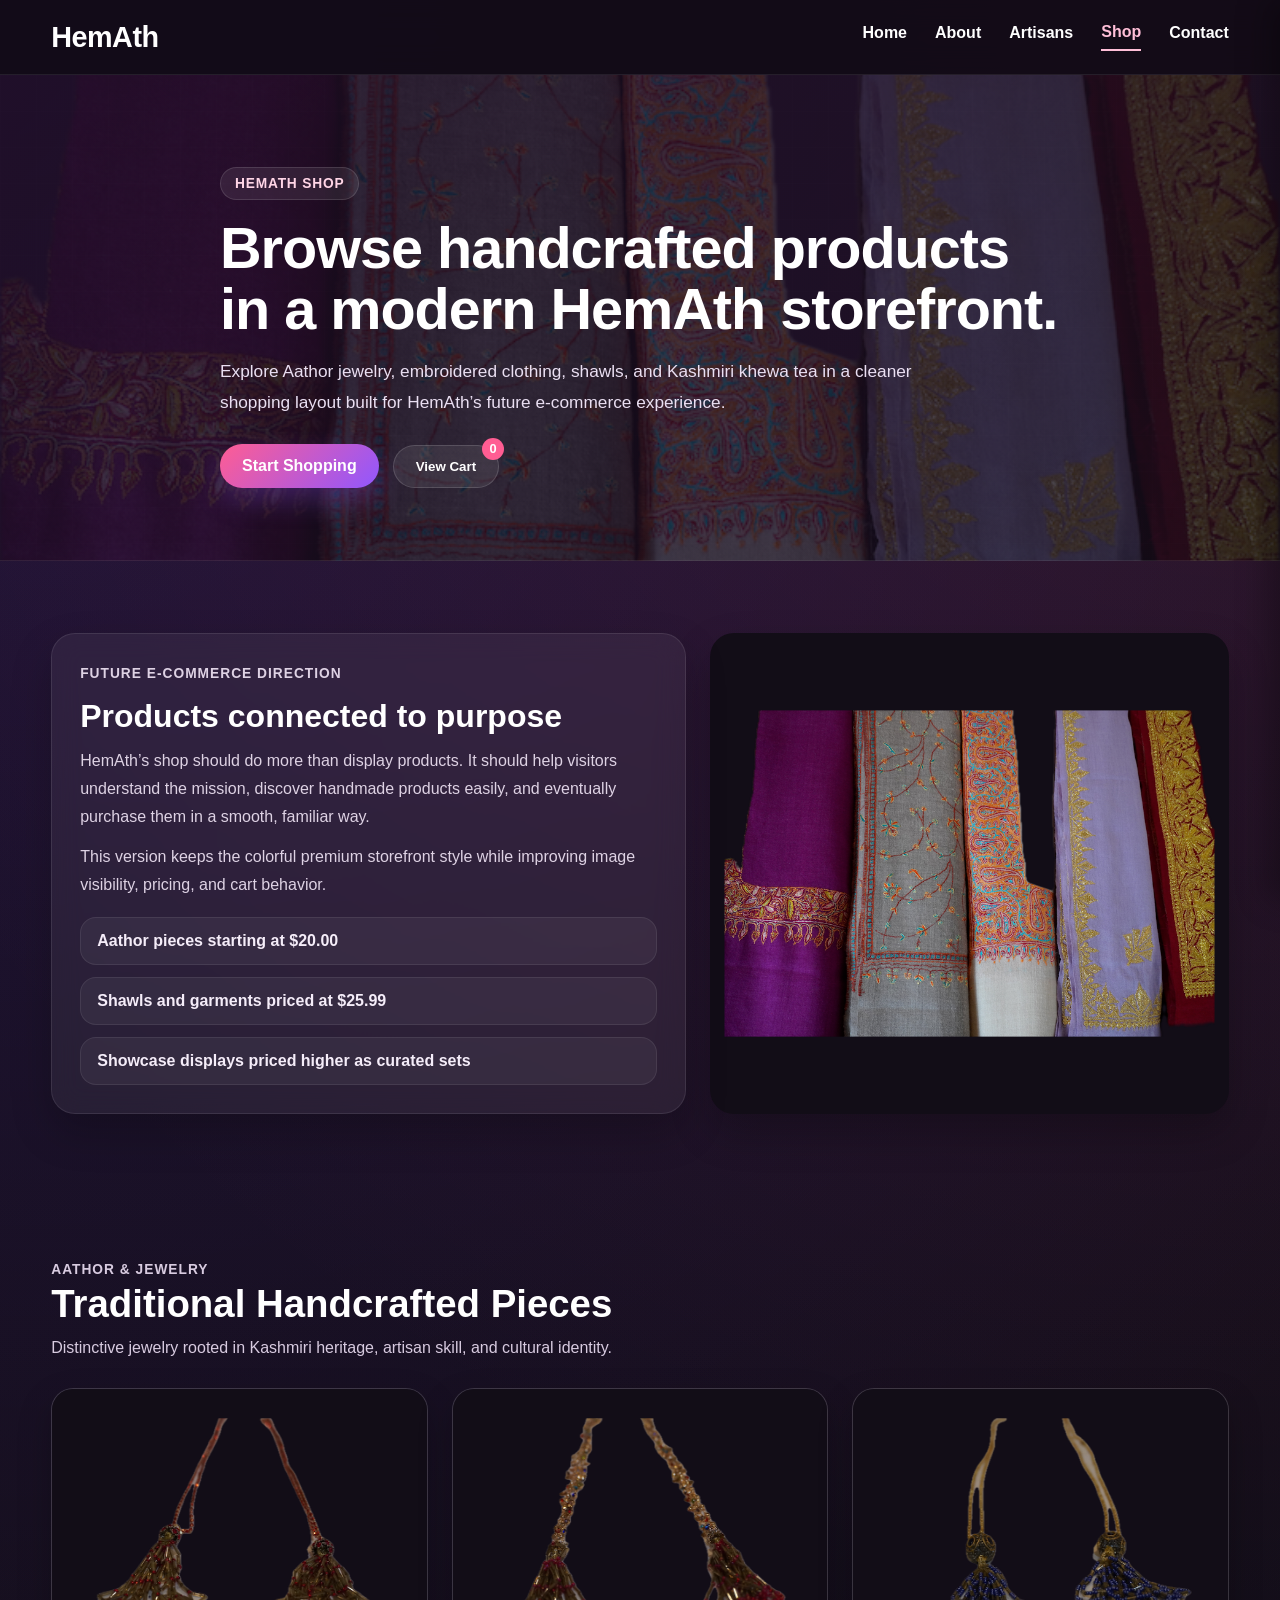
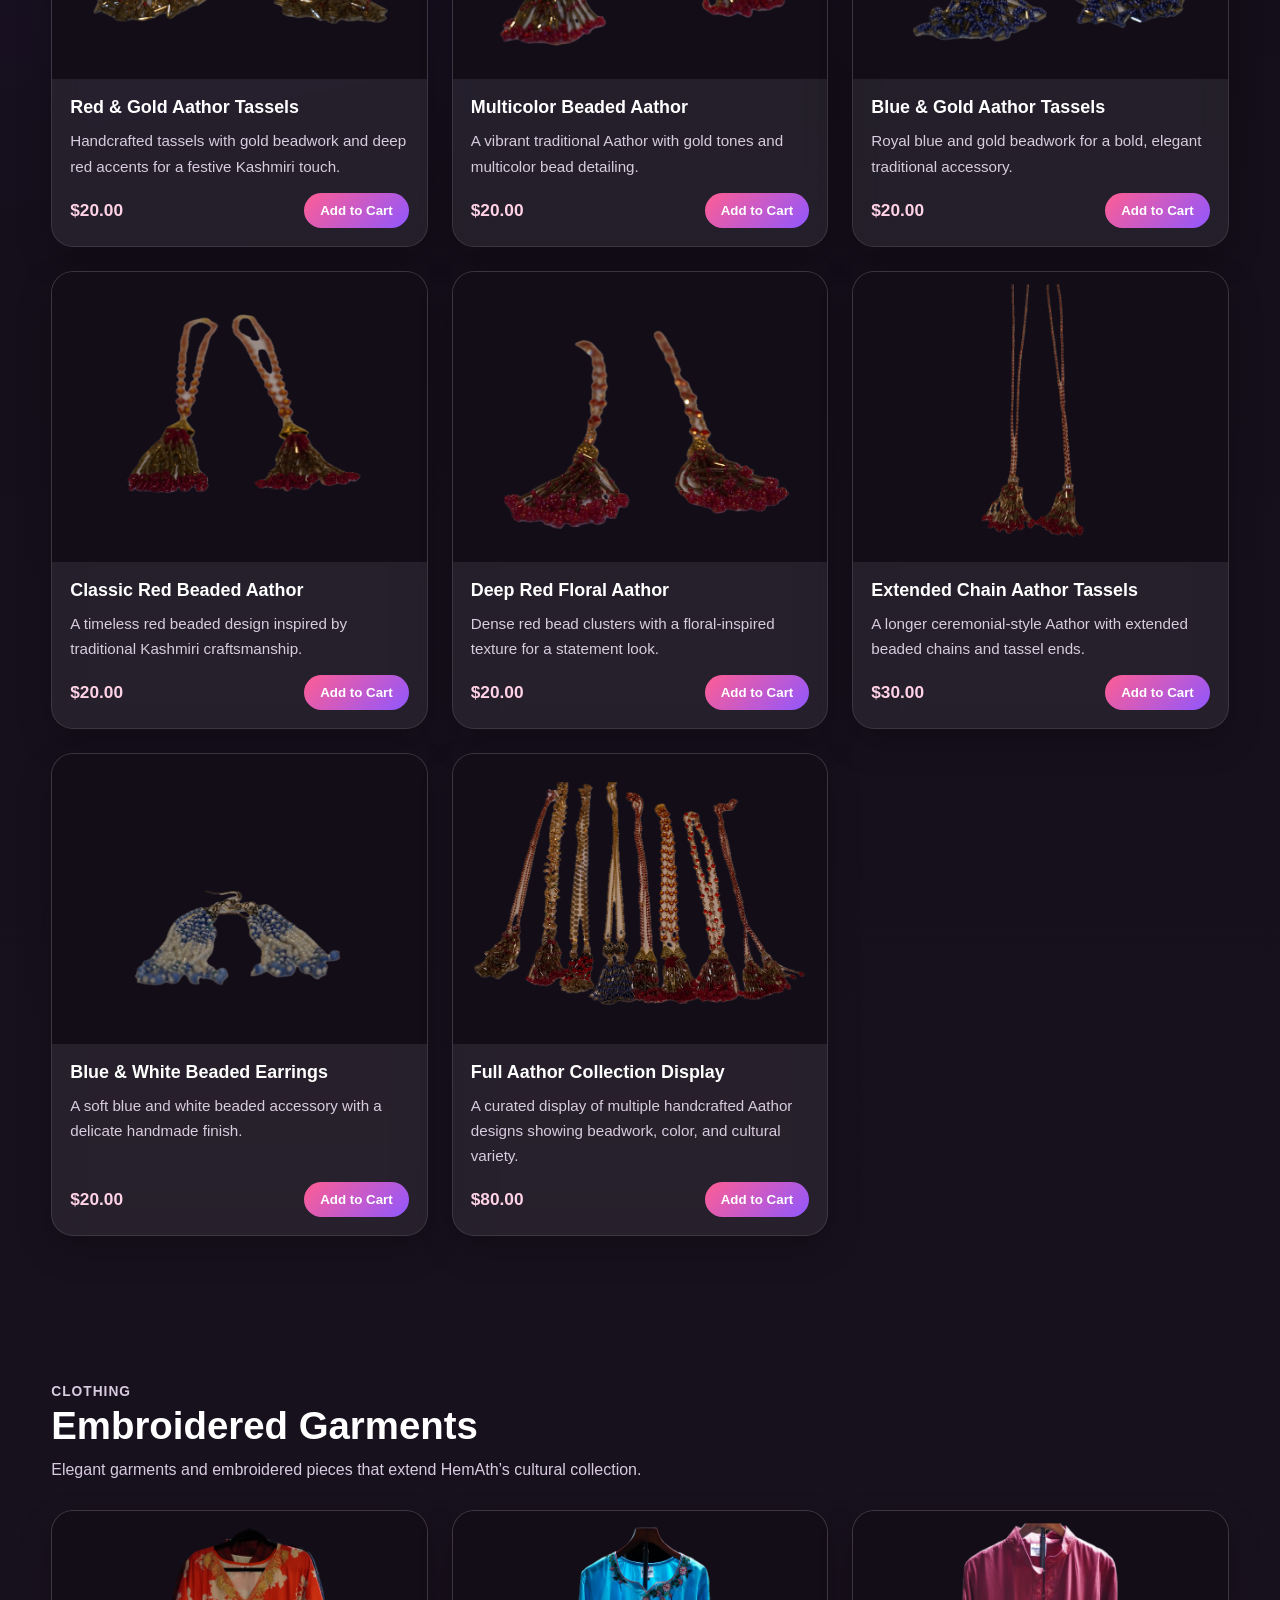
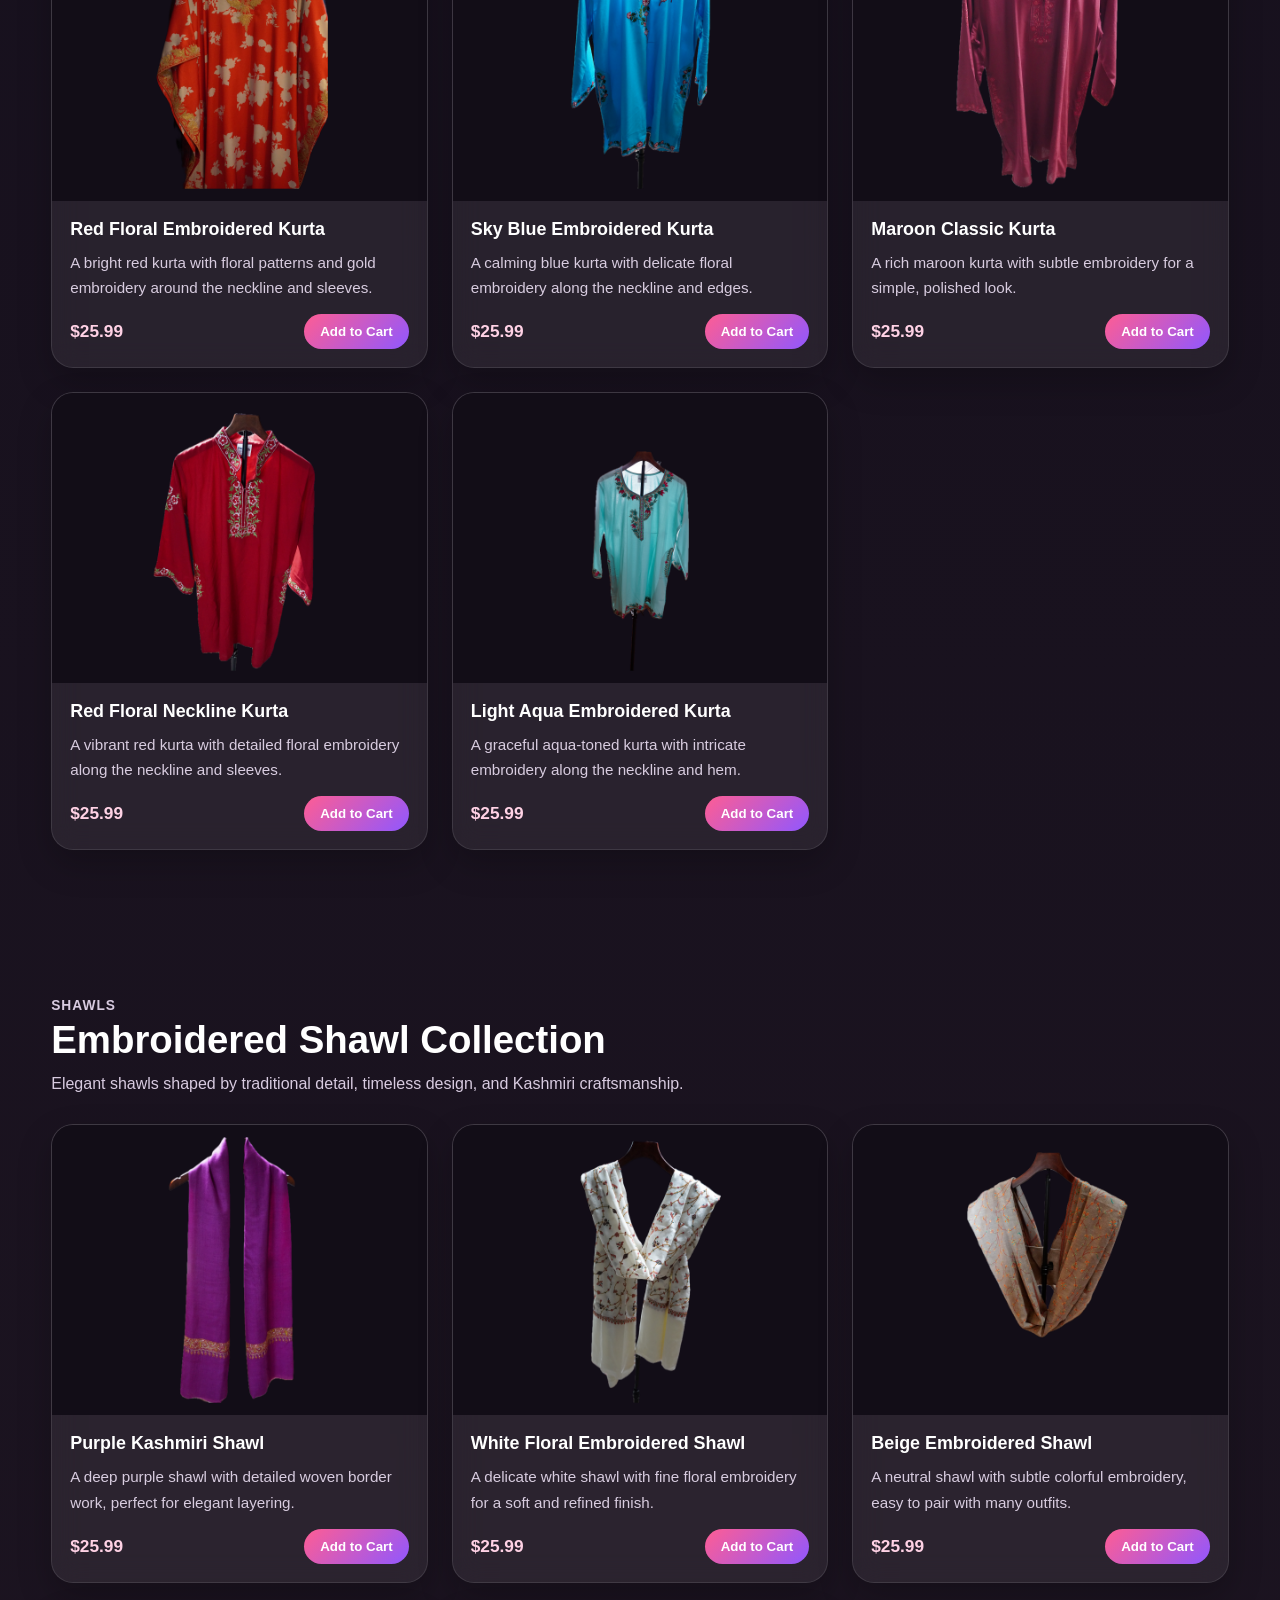
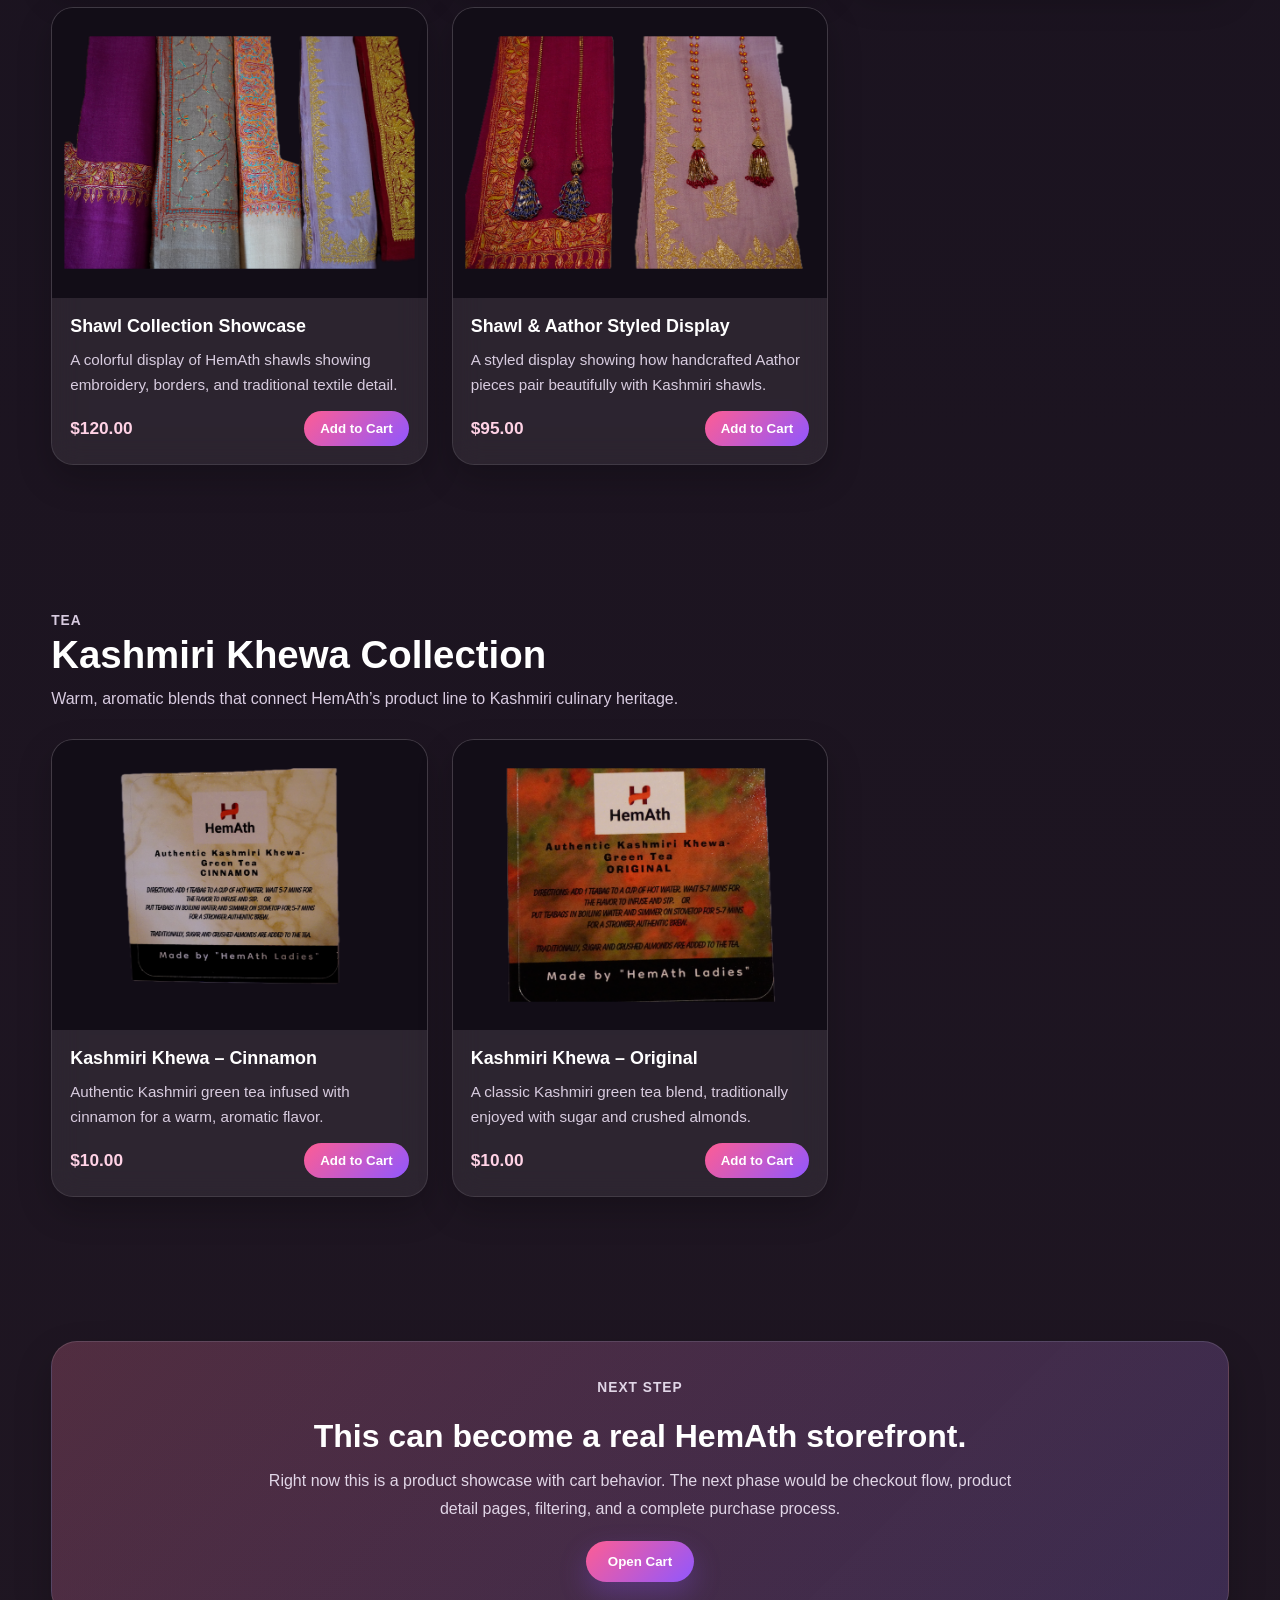
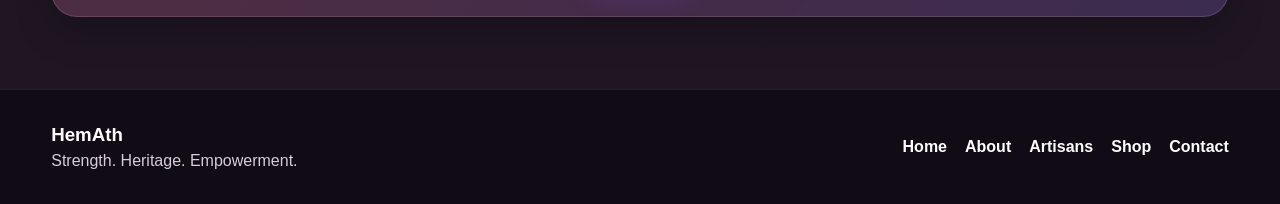
<file: shop.html>
<!DOCTYPE html>
<html lang="en">
<head>
  <meta charset="UTF-8" />
  <meta name="viewport" content="width=device-width, initial-scale=1.0" />
  <title>HemAth | Shop</title>
  <link rel="stylesheet" href="styles.css" />
</head>

<body class="shop-page">
  <header class="site-header">
    <div class="container nav-container">
      <a href="index.html" class="logo">HemAth</a>

      <button class="menu-toggle" id="menu-toggle" aria-label="Open navigation">☰</button>

      <nav class="site-nav" id="site-nav">
        <a href="index.html">Home</a>
        <a href="about.html">About</a>
        <a href="artisans.html">Artisans</a>
        <a href="shop.html" class="active">Shop</a>
        <a href="contact.html">Contact</a>
      </nav>
    </div>
  </header>

  <main>
    <section class="shop-hero">
      <div class="container shop-hero-content">
        <span class="shop-badge">HemAth Shop</span>
        <h1>Browse handcrafted products in a modern HemAth storefront.</h1>
        <p>
          Explore Aathor jewelry, embroidered clothing, shawls, and Kashmiri khewa tea in a cleaner shopping layout built for HemAth’s future e-commerce experience.
        </p>

        <div class="shop-hero-actions">
          <a href="#shop-products" class="shop-btn shop-btn-primary">Start Shopping</a>
          <button class="shop-btn shop-btn-secondary cart-button" id="open-cart-btn" type="button">
            View Cart
            <span class="cart-count" id="cart-count">0</span>
          </button>
        </div>
      </div>
    </section>

    <section class="shop-section">
      <div class="container">
        <div class="shop-feature-panel">
          <div class="shop-glass shop-feature-copy">
            <p class="shop-label">Future E-Commerce Direction</p>
            <h2>Products connected to purpose</h2>
            <p>
              HemAth’s shop should do more than display products. It should help visitors understand the mission, discover handmade products easily, and eventually purchase them in a smooth, familiar way.
            </p>
            <p>
              This version keeps the colorful premium storefront style while improving image visibility, pricing, and cart behavior.
            </p>

            <div class="shop-highlight-list">
              <div class="shop-highlight-item">Aathor pieces starting at $20.00</div>
              <div class="shop-highlight-item">Shawls and garments priced at $25.99</div>
              <div class="shop-highlight-item">Showcase displays priced higher as curated sets</div>
            </div>
          </div>

          <div class="shop-feature-image">
            <img src="Shawlshowcase.png" alt="HemAth shawl showcase" />
          </div>
        </div>
      </div>
    </section>

    <section class="shop-section" id="shop-products">
      <div class="container">
        <div class="shop-section-heading">
          <p class="shop-label">Aathor & Jewelry</p>
          <h2>Traditional Handcrafted Pieces</h2>
          <p>Distinctive jewelry rooted in Kashmiri heritage, artisan skill, and cultural identity.</p>
        </div>

        <div class="product-grid">
          <article class="product-card">
            <img src="Aathor1.png" alt="Red and gold Aathor tassels" />
            <div class="product-content">
              <h3>Red & Gold Aathor Tassels</h3>
              <p>Handcrafted tassels with gold beadwork and deep red accents for a festive Kashmiri touch.</p>
              <div class="product-meta">
                <span class="product-price">$20.00</span>
                <button class="add-cart-btn" data-id="aathor-1" data-name="Red & Gold Aathor Tassels" data-price="20.00" data-image="Aathor1.png">Add to Cart</button>
              </div>
            </div>
          </article>

          <article class="product-card">
            <img src="Aathor2.png" alt="Multicolor beaded Aathor" />
            <div class="product-content">
              <h3>Multicolor Beaded Aathor</h3>
              <p>A vibrant traditional Aathor with gold tones and multicolor bead detailing.</p>
              <div class="product-meta">
                <span class="product-price">$20.00</span>
                <button class="add-cart-btn" data-id="aathor-2" data-name="Multicolor Beaded Aathor" data-price="20.00" data-image="Aathor2.png">Add to Cart</button>
              </div>
            </div>
          </article>

          <article class="product-card">
            <img src="Aathor3.png" alt="Blue and gold Aathor tassels" />
            <div class="product-content">
              <h3>Blue & Gold Aathor Tassels</h3>
              <p>Royal blue and gold beadwork for a bold, elegant traditional accessory.</p>
              <div class="product-meta">
                <span class="product-price">$20.00</span>
                <button class="add-cart-btn" data-id="aathor-3" data-name="Blue & Gold Aathor Tassels" data-price="20.00" data-image="Aathor3.png">Add to Cart</button>
              </div>
            </div>
          </article>

          <article class="product-card">
            <img src="Aathor4.png" alt="Classic red beaded Aathor" />
            <div class="product-content">
              <h3>Classic Red Beaded Aathor</h3>
              <p>A timeless red beaded design inspired by traditional Kashmiri craftsmanship.</p>
              <div class="product-meta">
                <span class="product-price">$20.00</span>
                <button class="add-cart-btn" data-id="aathor-4" data-name="Classic Red Beaded Aathor" data-price="20.00" data-image="Aathor4.png">Add to Cart</button>
              </div>
            </div>
          </article>

          <article class="product-card">
            <img src="Aathor5.png" alt="Deep red floral Aathor" />
            <div class="product-content">
              <h3>Deep Red Floral Aathor</h3>
              <p>Dense red bead clusters with a floral-inspired texture for a statement look.</p>
              <div class="product-meta">
                <span class="product-price">$20.00</span>
                <button class="add-cart-btn" data-id="aathor-5" data-name="Deep Red Floral Aathor" data-price="20.00" data-image="Aathor5.png">Add to Cart</button>
              </div>
            </div>
          </article>

          <article class="product-card">
            <img src="Aathor6.png" alt="Extended chain Aathor tassels" />
            <div class="product-content">
              <h3>Extended Chain Aathor Tassels</h3>
              <p>A longer ceremonial-style Aathor with extended beaded chains and tassel ends.</p>
              <div class="product-meta">
                <span class="product-price">$30.00</span>
                <button class="add-cart-btn" data-id="aathor-6" data-name="Extended Chain Aathor Tassels" data-price="30.00" data-image="Aathor6.png">Add to Cart</button>
              </div>
            </div>
          </article>

          <article class="product-card">
            <img src="Aathor7.png" alt="Blue and white beaded earrings" />
            <div class="product-content">
              <h3>Blue & White Beaded Earrings</h3>
              <p>A soft blue and white beaded accessory with a delicate handmade finish.</p>
              <div class="product-meta">
                <span class="product-price">$20.00</span>
                <button class="add-cart-btn" data-id="aathor-7" data-name="Blue & White Beaded Earrings" data-price="20.00" data-image="Aathor7.png">Add to Cart</button>
              </div>
            </div>
          </article>

          <article class="product-card">
            <img src="AathorCollection.png" alt="Full Aathor collection display" />
            <div class="product-content">
              <h3>Full Aathor Collection Display</h3>
              <p>A curated display of multiple handcrafted Aathor designs showing beadwork, color, and cultural variety.</p>
              <div class="product-meta">
                <span class="product-price">$80.00</span>
                <button class="add-cart-btn" data-id="aathor-collection" data-name="Full Aathor Collection Display" data-price="80.00" data-image="AathorCollection.png">Add to Cart</button>
              </div>
            </div>
          </article>
        </div>
      </div>
    </section>

    <section class="shop-section">
      <div class="container">
        <div class="shop-section-heading">
          <p class="shop-label">Clothing</p>
          <h2>Embroidered Garments</h2>
          <p>Elegant garments and embroidered pieces that extend HemAth’s cultural collection.</p>
        </div>

        <div class="product-grid">
          <article class="product-card">
            <img src="Cloth1.png" alt="Red floral embroidered kurta" />
            <div class="product-content">
              <h3>Red Floral Embroidered Kurta</h3>
              <p>A bright red kurta with floral patterns and gold embroidery around the neckline and sleeves.</p>
              <div class="product-meta">
                <span class="product-price">$25.99</span>
                <button class="add-cart-btn" data-id="cloth-1" data-name="Red Floral Embroidered Kurta" data-price="25.99" data-image="Cloth1.png">Add to Cart</button>
              </div>
            </div>
          </article>

          <article class="product-card">
            <img src="Cloth2.png" alt="Sky blue embroidered kurta" />
            <div class="product-content">
              <h3>Sky Blue Embroidered Kurta</h3>
              <p>A calming blue kurta with delicate floral embroidery along the neckline and edges.</p>
              <div class="product-meta">
                <span class="product-price">$25.99</span>
                <button class="add-cart-btn" data-id="cloth-2" data-name="Sky Blue Embroidered Kurta" data-price="25.99" data-image="Cloth2.png">Add to Cart</button>
              </div>
            </div>
          </article>

          <article class="product-card">
            <img src="Cloth3.png" alt="Maroon classic kurta" />
            <div class="product-content">
              <h3>Maroon Classic Kurta</h3>
              <p>A rich maroon kurta with subtle embroidery for a simple, polished look.</p>
              <div class="product-meta">
                <span class="product-price">$25.99</span>
                <button class="add-cart-btn" data-id="cloth-3" data-name="Maroon Classic Kurta" data-price="25.99" data-image="Cloth3.png">Add to Cart</button>
              </div>
            </div>
          </article>

          <article class="product-card">
            <img src="Cloth4.png" alt="Red floral neckline kurta" />
            <div class="product-content">
              <h3>Red Floral Neckline Kurta</h3>
              <p>A vibrant red kurta with detailed floral embroidery along the neckline and sleeves.</p>
              <div class="product-meta">
                <span class="product-price">$25.99</span>
                <button class="add-cart-btn" data-id="cloth-4" data-name="Red Floral Neckline Kurta" data-price="25.99" data-image="Cloth4.png">Add to Cart</button>
              </div>
            </div>
          </article>

          <article class="product-card">
            <img src="Cloth5.png" alt="Light aqua embroidered kurta" />
            <div class="product-content">
              <h3>Light Aqua Embroidered Kurta</h3>
              <p>A graceful aqua-toned kurta with intricate embroidery along the neckline and hem.</p>
              <div class="product-meta">
                <span class="product-price">$25.99</span>
                <button class="add-cart-btn" data-id="cloth-5" data-name="Light Aqua Embroidered Kurta" data-price="25.99" data-image="Cloth5.png">Add to Cart</button>
              </div>
            </div>
          </article>
        </div>
      </div>
    </section>

    <section class="shop-section">
      <div class="container">
        <div class="shop-section-heading">
          <p class="shop-label">Shawls</p>
          <h2>Embroidered Shawl Collection</h2>
          <p>Elegant shawls shaped by traditional detail, timeless design, and Kashmiri craftsmanship.</p>
        </div>

        <div class="product-grid">
          <article class="product-card">
            <img src="Shawl1.png" alt="Purple Kashmiri shawl" />
            <div class="product-content">
              <h3>Purple Kashmiri Shawl</h3>
              <p>A deep purple shawl with detailed woven border work, perfect for elegant layering.</p>
              <div class="product-meta">
                <span class="product-price">$25.99</span>
                <button class="add-cart-btn" data-id="shawl-1" data-name="Purple Kashmiri Shawl" data-price="25.99" data-image="Shawl1.png">Add to Cart</button>
              </div>
            </div>
          </article>

          <article class="product-card">
            <img src="Shawl2.png" alt="White floral embroidered shawl" />
            <div class="product-content">
              <h3>White Floral Embroidered Shawl</h3>
              <p>A delicate white shawl with fine floral embroidery for a soft and refined finish.</p>
              <div class="product-meta">
                <span class="product-price">$25.99</span>
                <button class="add-cart-btn" data-id="shawl-2" data-name="White Floral Embroidered Shawl" data-price="25.99" data-image="Shawl2.png">Add to Cart</button>
              </div>
            </div>
          </article>

          <article class="product-card">
            <img src="Shawl3.png" alt="Beige embroidered shawl" />
            <div class="product-content">
              <h3>Beige Embroidered Shawl</h3>
              <p>A neutral shawl with subtle colorful embroidery, easy to pair with many outfits.</p>
              <div class="product-meta">
                <span class="product-price">$25.99</span>
                <button class="add-cart-btn" data-id="shawl-3" data-name="Beige Embroidered Shawl" data-price="25.99" data-image="Shawl3.png">Add to Cart</button>
              </div>
            </div>
          </article>

          <article class="product-card">
            <img src="Shawlshowcase.png" alt="Shawl collection showcase" />
            <div class="product-content">
              <h3>Shawl Collection Showcase</h3>
              <p>A colorful display of HemAth shawls showing embroidery, borders, and traditional textile detail.</p>
              <div class="product-meta">
                <span class="product-price">$120.00</span>
                <button class="add-cart-btn" data-id="shawl-showcase" data-name="Shawl Collection Showcase" data-price="120.00" data-image="Shawlshowcase.png">Add to Cart</button>
              </div>
            </div>
          </article>

          <article class="product-card">
            <img src="Pinkblueshawlearshowcase.png" alt="Shawl and Aathor styled display" />
            <div class="product-content">
              <h3>Shawl & Aathor Styled Display</h3>
              <p>A styled display showing how handcrafted Aathor pieces pair beautifully with Kashmiri shawls.</p>
              <div class="product-meta">
                <span class="product-price">$95.00</span>
                <button class="add-cart-btn" data-id="shawl-aathor-display" data-name="Shawl & Aathor Styled Display" data-price="95.00" data-image="Pinkblueshawlearshowcase.png">Add to Cart</button>
              </div>
            </div>
          </article>
        </div>
      </div>
    </section>

    <section class="shop-section">
      <div class="container">
        <div class="shop-section-heading">
          <p class="shop-label">Tea</p>
          <h2>Kashmiri Khewa Collection</h2>
          <p>Warm, aromatic blends that connect HemAth’s product line to Kashmiri culinary heritage.</p>
        </div>

        <div class="product-grid">
          <article class="product-card">
            <img src="Kasmirigreenteacinnamon.png" alt="Kashmiri Khewa cinnamon green tea" />
            <div class="product-content">
              <h3>Kashmiri Khewa – Cinnamon</h3>
              <p>Authentic Kashmiri green tea infused with cinnamon for a warm, aromatic flavor.</p>
              <div class="product-meta">
                <span class="product-price">$10.00</span>
                <button class="add-cart-btn" data-id="khewa-cinnamon" data-name="Kashmiri Khewa – Cinnamon" data-price="10.00" data-image="Kasmirigreenteacinnamon.png">Add to Cart</button>
              </div>
            </div>
          </article>

          <article class="product-card">
            <img src="Kasmirigreenteakhewa.png" alt="Kashmiri Khewa original green tea" />
            <div class="product-content">
              <h3>Kashmiri Khewa – Original</h3>
              <p>A classic Kashmiri green tea blend, traditionally enjoyed with sugar and crushed almonds.</p>
              <div class="product-meta">
                <span class="product-price">$10.00</span>
                <button class="add-cart-btn" data-id="khewa-original" data-name="Kashmiri Khewa – Original" data-price="10.00" data-image="Kasmirigreenteakhewa.png">Add to Cart</button>
              </div>
            </div>
          </article>
        </div>
      </div>
    </section>

    <section class="shop-section">
      <div class="container">
        <div class="shop-banner">
          <p class="shop-label">Next Step</p>
          <h2>This can become a real HemAth storefront.</h2>
          <p>
            Right now this is a product showcase with cart behavior. The next phase would be checkout flow, product detail pages, filtering, and a complete purchase process.
          </p>
          <button class="shop-btn shop-btn-primary" id="open-cart-btn-bottom" type="button">Open Cart</button>
        </div>
      </div>
    </section>
  </main>

  <div class="cart-overlay" id="cart-overlay"></div>

  <aside class="cart-drawer" id="cart-drawer">
    <div class="cart-header">
      <h3>Your Cart</h3>
      <button class="cart-close" id="close-cart-btn" aria-label="Close cart">&times;</button>
    </div>

    <div class="cart-items" id="cart-items">
      <div class="cart-empty">Your cart is empty.</div>
    </div>

    <div class="cart-footer">
      <div class="cart-total">
        <span>Total</span>
        <span id="cart-total">$0.00</span>
      </div>
      <button class="checkout-btn" type="button">Checkout Coming Soon</button>
      <button class="clear-cart-btn" id="clear-cart-btn" type="button">Clear Cart</button>
    </div>
  </aside>

  <footer class="site-footer">
    <div class="container footer-content">
      <div>
        <h3>HemAth</h3>
        <p>Strength. Heritage. Empowerment.</p>
      </div>

      <div class="footer-links">
        <a href="index.html">Home</a>
        <a href="about.html">About</a>
        <a href="artisans.html">Artisans</a>
        <a href="shop.html">Shop</a>
        <a href="contact.html">Contact</a>
      </div>
    </div>
  </footer>

  <script src="script.js"></script>
</body>
</html>
</file>
<file: styles.css>
* {
  box-sizing: border-box;
}

html {
  scroll-behavior: smooth;
}

body {
  margin: 0;
  font-family: "Segoe UI", Arial, sans-serif;
  background:
    radial-gradient(circle at top left, rgba(132, 66, 255, 0.18), transparent 28%),
    radial-gradient(circle at top right, rgba(255, 87, 143, 0.14), transparent 24%),
    linear-gradient(180deg, #0f0b14 0%, #16101d 38%, #1f1622 100%);
  color: #f7f1fb;
}

img {
  max-width: 100%;
}

.container {
  width: min(1180px, 92%);
  margin: 0 auto;
}

.site-header {
  background: rgba(16, 11, 20, 0.9);
  backdrop-filter: blur(14px);
  border-bottom: 1px solid rgba(255,255,255,0.08);
  position: sticky;
  top: 0;
  z-index: 1000;
}

.nav-container {
  min-height: 74px;
  display: flex;
  justify-content: space-between;
  align-items: center;
  gap: 20px;
}

.logo {
  color: #fff;
  font-size: 1.8rem;
  font-weight: 900;
  text-decoration: none;
  letter-spacing: -0.5px;
}

.site-nav {
  display: flex;
  gap: 28px;
  align-items: center;
}

.site-nav a {
  color: #fff;
  text-decoration: none;
  font-weight: 800;
  font-size: 1rem;
  padding-bottom: 8px;
}

.site-nav a.active,
.site-nav a:hover {
  color: #ffbfd8;
  border-bottom: 2px solid #ffbfd8;
}

.menu-toggle {
  display: none;
  background: none;
  color: #fff;
  border: none;
  font-size: 1.8rem;
  cursor: pointer;
}

.btn,
.shop-btn {
  display: inline-flex;
  align-items: center;
  justify-content: center;
  padding: 13px 22px;
  border-radius: 999px;
  font-weight: 800;
  text-decoration: none;
  transition: 0.25s ease;
  border: none;
  cursor: pointer;
}

.btn-primary,
.shop-btn-primary {
  background: linear-gradient(135deg, #ff5d93, #9057ff);
  color: #fff;
  box-shadow: 0 12px 28px rgba(144, 87, 255, 0.28);
}

.btn-secondary,
.shop-btn-secondary {
  background: rgba(255,255,255,0.08);
  color: #fff;
  border: 1px solid rgba(255,255,255,0.14);
}

.btn:hover,
.shop-btn:hover {
  transform: translateY(-2px);
}

/* HOME */
.premium-hero {
  position: relative;
  overflow: hidden;
  min-height: 680px;
  display: flex;
  align-items: center;
  padding: 90px 0;
  background:
    linear-gradient(135deg, rgba(20, 11, 28, 0.88), rgba(20, 14, 28, 0.7)),
    url("Shawlshowcase.png") center/cover no-repeat;
  border-bottom: 1px solid rgba(255,255,255,0.08);
}

.premium-hero::after,
.shop-hero::after {
  content: "";
  position: absolute;
  inset: 0;
  background:
    linear-gradient(90deg, rgba(255,255,255,0.03) 1px, transparent 1px),
    linear-gradient(rgba(255,255,255,0.03) 1px, transparent 1px);
  background-size: 36px 36px;
  opacity: 0.16;
  pointer-events: none;
}

.hero-grid {
  position: relative;
  z-index: 2;
  display: grid;
  grid-template-columns: 1.05fr 0.95fr;
  gap: 42px;
  align-items: center;
}

.eyebrow {
  display: inline-block;
  color: #ffd5e6;
  background: rgba(255,255,255,0.08);
  border: 1px solid rgba(255,255,255,0.12);
  border-radius: 999px;
  padding: 8px 14px;
  font-size: 0.85rem;
  font-weight: 900;
  letter-spacing: 0.08em;
  text-transform: uppercase;
  margin-bottom: 18px;
}

.hero-copy h1 {
  color: #fff;
  font-size: clamp(2.7rem, 5vw, 5.2rem);
  line-height: 1.04;
  margin: 0 0 20px;
  letter-spacing: -1.4px;
}

.hero-copy p {
  color: #eadff2;
  font-size: 1.12rem;
  line-height: 1.8;
  max-width: 760px;
  margin: 0 0 22px;
}

.hero-actions {
  display: flex;
  flex-wrap: wrap;
  gap: 14px;
  margin-top: 28px;
}

.hero-image-card {
  background: rgba(255,255,255,0.07);
  border: 1px solid rgba(255,255,255,0.12);
  border-radius: 30px;
  overflow: hidden;
  backdrop-filter: blur(14px);
  box-shadow: 0 24px 54px rgba(0,0,0,0.32);
  padding: 12px;
}

.hero-image-card img {
  width: 100%;
  height: 520px;
  object-fit: cover;
  border-radius: 22px;
  display: block;
  background: #16101d;
}

.quick-tabs {
  padding: 30px 0;
  background: rgba(255,255,255,0.035);
  border-top: 1px solid rgba(255,255,255,0.08);
  border-bottom: 1px solid rgba(255,255,255,0.08);
}

.tab-grid {
  display: grid;
  grid-template-columns: repeat(4, 1fr);
  gap: 16px;
}

.tab-card {
  display: block;
  padding: 22px 18px;
  border-radius: 22px;
  background: rgba(255,255,255,0.07);
  border: 1px solid rgba(255,255,255,0.1);
  color: #fff;
  text-decoration: none;
  font-weight: 900;
  text-align: center;
  transition: 0.25s ease;
  backdrop-filter: blur(12px);
}

.tab-card span {
  display: block;
  color: #ffbfd8;
  font-size: 0.82rem;
  margin-bottom: 6px;
  text-transform: uppercase;
  letter-spacing: 0.08em;
}

.tab-card:hover {
  transform: translateY(-4px);
  background: linear-gradient(135deg, rgba(255,93,147,0.22), rgba(144,87,255,0.2));
  border-color: rgba(255,188,215,0.35);
}

.section {
  padding: 82px 0;
}

.section-heading {
  max-width: 820px;
  margin: 0 auto 34px;
  text-align: center;
}

.section-heading h2 {
  color: #fff;
  font-size: clamp(2rem, 3.2vw, 3.2rem);
  margin: 0 0 12px;
  letter-spacing: -0.7px;
}

.section-heading p {
  color: #d8cbe0;
  line-height: 1.8;
  font-size: 1.05rem;
  margin: 0;
}

.story-grid {
  display: grid;
  grid-template-columns: 1fr 1fr;
  gap: 28px;
  align-items: stretch;
}

.glass-panel {
  background: rgba(255,255,255,0.06);
  border: 1px solid rgba(255,255,255,0.1);
  border-radius: 28px;
  backdrop-filter: blur(14px);
  box-shadow: 0 18px 42px rgba(0,0,0,0.22);
}

.story-copy {
  padding: 34px;
}

.story-copy h2 {
  color: #fff;
  font-size: 2.3rem;
  margin: 0 0 16px;
  line-height: 1.15;
}

.story-copy p {
  color: #ded2e4;
  line-height: 1.85;
  margin: 0 0 16px;
  font-size: 1.03rem;
}

.story-image img {
  width: 100%;
  height: 100%;
  min-height: 430px;
  object-fit: cover;
  border-radius: 28px;
  display: block;
  background: #16101d;
}

.impact-list {
  display: grid;
  gap: 14px;
  margin-top: 22px;
}

.impact-item {
  padding: 16px 18px;
  border-radius: 18px;
  background: rgba(255,255,255,0.055);
  border: 1px solid rgba(255,255,255,0.08);
  color: #f5edf9;
  font-weight: 700;
}

.collection-grid {
  display: grid;
  grid-template-columns: repeat(3, 1fr);
  gap: 24px;
}

.collection-card {
  background: rgba(255,255,255,0.07);
  border: 1px solid rgba(255,255,255,0.1);
  border-radius: 24px;
  overflow: hidden;
  backdrop-filter: blur(14px);
  box-shadow: 0 14px 34px rgba(0,0,0,0.22);
  transition: 0.25s ease;
}

.collection-card:hover {
  transform: translateY(-5px);
  border-color: rgba(255, 188, 215, 0.35);
}

.collection-card img {
  width: 100%;
  height: 280px;
  object-fit: contain;
  background: #120d17;
  padding: 12px;
  display: block;
}

.collection-content {
  padding: 20px;
}

.collection-content h3 {
  color: #fff;
  margin: 0 0 10px;
  font-size: 1.2rem;
}

.collection-content p {
  color: #d8ccdf;
  line-height: 1.7;
  margin: 0 0 18px;
}

.mission-banner {
  padding: 42px;
  border-radius: 30px;
  background:
    linear-gradient(135deg, rgba(255, 93, 147, 0.18), rgba(144, 87, 255, 0.16)),
    rgba(255,255,255,0.06);
  border: 1px solid rgba(255,255,255,0.12);
  box-shadow: 0 16px 36px rgba(0,0,0,0.22);
  text-align: center;
}

.mission-banner h2 {
  color: #fff;
  font-size: clamp(2rem, 3vw, 3rem);
  margin: 0 0 14px;
}

.mission-banner p {
  color: #e1d6e7;
  max-width: 820px;
  margin: 0 auto 24px;
  line-height: 1.8;
  font-size: 1.05rem;
}

/* SHOP */
.shop-hero {
  position: relative;
  padding: 92px 0 72px;
  background:
    linear-gradient(135deg, rgba(30, 14, 38, 0.86), rgba(20, 14, 28, 0.72)),
    url("Shawlshowcase.png") center/cover no-repeat;
  border-bottom: 1px solid rgba(255,255,255,0.08);
  overflow: hidden;
}

.shop-hero-content {
  position: relative;
  z-index: 1;
  max-width: 840px;
}

.shop-badge {
  display: inline-block;
  padding: 8px 14px;
  border-radius: 999px;
  background: rgba(255,255,255,0.08);
  border: 1px solid rgba(255,255,255,0.12);
  color: #ffd5e6;
  font-size: 0.86rem;
  font-weight: 800;
  text-transform: uppercase;
  letter-spacing: 0.8px;
  margin-bottom: 18px;
}

.shop-hero h1 {
  font-size: clamp(2.35rem, 4.5vw, 4.3rem);
  line-height: 1.06;
  margin: 0 0 16px;
  color: #fff;
  letter-spacing: -1px;
}

.shop-hero p {
  font-size: 1.08rem;
  color: #eadff2;
  max-width: 760px;
  margin: 0 0 26px;
  line-height: 1.8;
}

.shop-hero-actions {
  display: flex;
  flex-wrap: wrap;
  gap: 14px;
  align-items: center;
}

.cart-button {
  position: relative;
}

.cart-count {
  position: absolute;
  top: -8px;
  right: -6px;
  min-width: 22px;
  height: 22px;
  padding: 0 6px;
  border-radius: 999px;
  background: #ff5d93;
  color: #fff;
  font-size: 0.8rem;
  display: flex;
  align-items: center;
  justify-content: center;
  font-weight: 800;
}

.shop-section {
  padding: 72px 0;
}

.shop-section-heading {
  margin-bottom: 26px;
}

.shop-label {
  color: #ffbcd7;
  text-transform: uppercase;
  font-size: 0.86rem;
  font-weight: 800;
  letter-spacing: 1px;
  margin-bottom: 8px;
}

.shop-section-heading h2 {
  font-size: clamp(1.8rem, 3vw, 2.6rem);
  color: #fff;
  margin: 0 0 8px;
}

.shop-section-heading p {
  color: #d8cbe0;
  max-width: 760px;
  line-height: 1.75;
  margin: 0;
}

.shop-feature-panel {
  display: grid;
  grid-template-columns: 1.1fr 0.9fr;
  gap: 24px;
  align-items: stretch;
}

.shop-glass {
  background: rgba(255,255,255,0.06);
  border: 1px solid rgba(255,255,255,0.09);
  border-radius: 24px;
  backdrop-filter: blur(14px);
  box-shadow: 0 18px 40px rgba(0,0,0,0.22);
}

.shop-feature-copy {
  padding: 28px;
}

.shop-feature-copy h2 {
  color: #fff;
  font-size: 2rem;
  margin: 0 0 12px;
}

.shop-feature-copy p {
  color: #ded2e4;
  line-height: 1.75;
  margin: 0 0 12px;
}

.shop-highlight-list {
  display: grid;
  gap: 12px;
  margin-top: 18px;
}

.shop-highlight-item {
  padding: 14px 16px;
  border-radius: 16px;
  background: rgba(255,255,255,0.05);
  border: 1px solid rgba(255,255,255,0.08);
  color: #f5edf9;
  font-weight: 700;
}

.shop-feature-image img {
  width: 100%;
  height: 100%;
  min-height: 330px;
  object-fit: contain;
  padding: 14px;
  background: #120d17;
  border-radius: 24px;
  box-shadow: 0 18px 40px rgba(0,0,0,0.24);
  display: block;
}

.product-grid {
  display: grid;
  grid-template-columns: repeat(3, 1fr);
  gap: 24px;
}

.product-card {
  background: rgba(255,255,255,0.07);
  border: 1px solid rgba(255,255,255,0.1);
  border-radius: 22px;
  overflow: hidden;
  backdrop-filter: blur(14px);
  box-shadow: 0 14px 34px rgba(0,0,0,0.22);
  transition: transform 0.25s ease, border-color 0.25s ease;
  display: flex;
  flex-direction: column;
}

.product-card:hover {
  transform: translateY(-5px);
  border-color: rgba(255, 188, 215, 0.35);
}

.product-card img {
  width: 100%;
  height: 290px;
  object-fit: contain;
  background: #120d17;
  padding: 12px;
  display: block;
}

.product-content {
  padding: 18px;
  display: flex;
  flex-direction: column;
  gap: 10px;
  flex: 1;
}

.product-content h3 {
  color: #fff;
  margin: 0;
  font-size: 1.12rem;
}

.product-content p {
  color: #d8ccdf;
  font-size: 0.95rem;
  line-height: 1.65;
  margin: 0;
  flex: 1;
}

.product-meta {
  display: flex;
  justify-content: space-between;
  align-items: center;
  gap: 10px;
  margin-top: 4px;
  flex-wrap: wrap;
}

.product-price {
  font-size: 1.08rem;
  font-weight: 800;
  color: #ffd2e5;
}

.add-cart-btn {
  background: linear-gradient(135deg, #ff5d93, #9057ff);
  color: #fff;
  border: none;
  border-radius: 999px;
  padding: 10px 16px;
  font-weight: 800;
  cursor: pointer;
  transition: 0.25s ease;
}

.add-cart-btn:hover {
  transform: translateY(-1px);
}

.shop-banner {
  padding: 34px;
  border-radius: 26px;
  background:
    linear-gradient(135deg, rgba(255, 93, 147, 0.18), rgba(144, 87, 255, 0.16)),
    rgba(255,255,255,0.06);
  border: 1px solid rgba(255,255,255,0.12);
  box-shadow: 0 16px 36px rgba(0,0,0,0.22);
  text-align: center;
}

.shop-banner h2 {
  color: #fff;
  margin: 0 0 12px;
  font-size: 2rem;
}

.shop-banner p {
  color: #e1d6e7;
  max-width: 760px;
  margin: 0 auto 18px;
  line-height: 1.75;
}

/* CART */
.cart-overlay {
  position: fixed;
  inset: 0;
  background: rgba(0,0,0,0.48);
  opacity: 0;
  visibility: hidden;
  transition: 0.25s ease;
  z-index: 999;
}

.cart-overlay.active {
  opacity: 1;
  visibility: visible;
}

.cart-drawer {
  position: fixed;
  top: 0;
  right: -420px;
  width: 100%;
  max-width: 420px;
  height: 100vh;
  background: #16101d;
  border-left: 1px solid rgba(255,255,255,0.08);
  box-shadow: -12px 0 30px rgba(0,0,0,0.3);
  z-index: 1000;
  transition: right 0.25s ease;
  display: flex;
  flex-direction: column;
}

.cart-drawer.active {
  right: 0;
}

.cart-header {
  display: flex;
  justify-content: space-between;
  align-items: center;
  padding: 18px 20px;
  border-bottom: 1px solid rgba(255,255,255,0.08);
}

.cart-header h3 {
  color: #fff;
  margin: 0;
}

.cart-close {
  background: transparent;
  border: none;
  color: #fff;
  font-size: 1.5rem;
  cursor: pointer;
}

.cart-items {
  flex: 1;
  overflow-y: auto;
  padding: 16px 20px;
}

.cart-empty {
  color: #d8cde0;
  text-align: center;
  padding: 40px 0;
}

.cart-item {
  display: grid;
  grid-template-columns: 70px 1fr;
  gap: 12px;
  padding: 12px 0;
  border-bottom: 1px solid rgba(255,255,255,0.08);
}

.cart-item img {
  width: 70px;
  height: 70px;
  object-fit: contain;
  padding: 4px;
  background: #120d17;
  border-radius: 12px;
}

.cart-item-info h4 {
  color: #fff;
  font-size: 0.98rem;
  margin: 0 0 6px;
}

.cart-item-info p {
  margin: 0 0 8px;
  color: #ffd2e5;
  font-weight: 800;
}

.cart-item-controls {
  display: flex;
  align-items: center;
  gap: 8px;
  flex-wrap: wrap;
}

.cart-item-controls button {
  border: none;
  background: rgba(255,255,255,0.08);
  color: #fff;
  padding: 6px 10px;
  border-radius: 10px;
  cursor: pointer;
  font-weight: 800;
}

.cart-footer {
  padding: 18px 20px 24px;
  border-top: 1px solid rgba(255,255,255,0.08);
  background: rgba(255,255,255,0.03);
}

.cart-total {
  display: flex;
  justify-content: space-between;
  align-items: center;
  color: #fff;
  font-size: 1.1rem;
  font-weight: 800;
  margin-bottom: 14px;
}

.checkout-btn,
.clear-cart-btn {
  width: 100%;
  border: none;
  border-radius: 999px;
  padding: 12px 16px;
  font-weight: 800;
  cursor: pointer;
  margin-top: 10px;
}

.checkout-btn {
  background: linear-gradient(135deg, #ff5d93, #9057ff);
  color: #fff;
}

.clear-cart-btn {
  background: rgba(255,255,255,0.08);
  color: #fff;
  border: 1px solid rgba(255,255,255,0.1);
}

/* FOOTER */
.site-footer {
  background: rgba(16, 11, 20, 0.9);
  border-top: 1px solid rgba(255,255,255,0.08);
  padding: 34px 0;
}

.footer-content {
  display: flex;
  justify-content: space-between;
  align-items: center;
  gap: 22px;
  color: #fff;
}

.footer-content h3 {
  margin: 0 0 6px;
  color: #fff;
}

.footer-content p {
  margin: 0;
  color: #d8cbe0;
}

.footer-links {
  display: flex;
  flex-wrap: wrap;
  gap: 18px;
}

.footer-links a {
  color: #fff;
  text-decoration: none;
  font-weight: 700;
}

.footer-links a:hover {
  color: #ffbfd8;
}

/* SIMPLE SUPPORT FOR OTHER PAGES */
.page-hero,
.hero {
  padding: 90px 0;
}

.card-grid {
  display: grid;
  grid-template-columns: repeat(3, 1fr);
  gap: 24px;
}

.card,
.content-card {
  background: rgba(255,255,255,0.07);
  border: 1px solid rgba(255,255,255,0.1);
  border-radius: 22px;
  padding: 22px;
  color: #fff;
}

/* RESPONSIVE */
@media (max-width: 1024px) {
  .product-grid,
  .collection-grid,
  .card-grid {
    grid-template-columns: repeat(2, 1fr);
  }

  .shop-feature-panel,
  .hero-grid,
  .story-grid {
    grid-template-columns: 1fr;
  }

  .hero-image-card img,
  .story-image img {
    height: 360px;
    min-height: 360px;
  }
}

@media (max-width: 768px) {
  .menu-toggle {
    display: block;
  }

  .site-nav {
    display: none;
    position: absolute;
    top: 74px;
    left: 0;
    right: 0;
    padding: 18px;
    background: rgba(16, 11, 20, 0.96);
    backdrop-filter: blur(14px);
    flex-direction: column;
    align-items: flex-start;
  }

  .site-nav.show {
    display: flex;
  }

  .product-grid,
  .collection-grid,
  .tab-grid,
  .card-grid {
    grid-template-columns: 1fr;
  }

  .premium-hero {
    min-height: auto;
    padding: 70px 0;
  }

  .shop-hero {
    padding: 72px 0 56px;
  }

  .story-copy,
  .mission-banner,
  .shop-banner {
    padding: 26px;
  }

  .cart-drawer {
    max-width: 100%;
  }

  .footer-content {
    flex-direction: column;
    text-align: center;
  }

  .footer-links {
    justify-content: center;
  }
}
</file>
